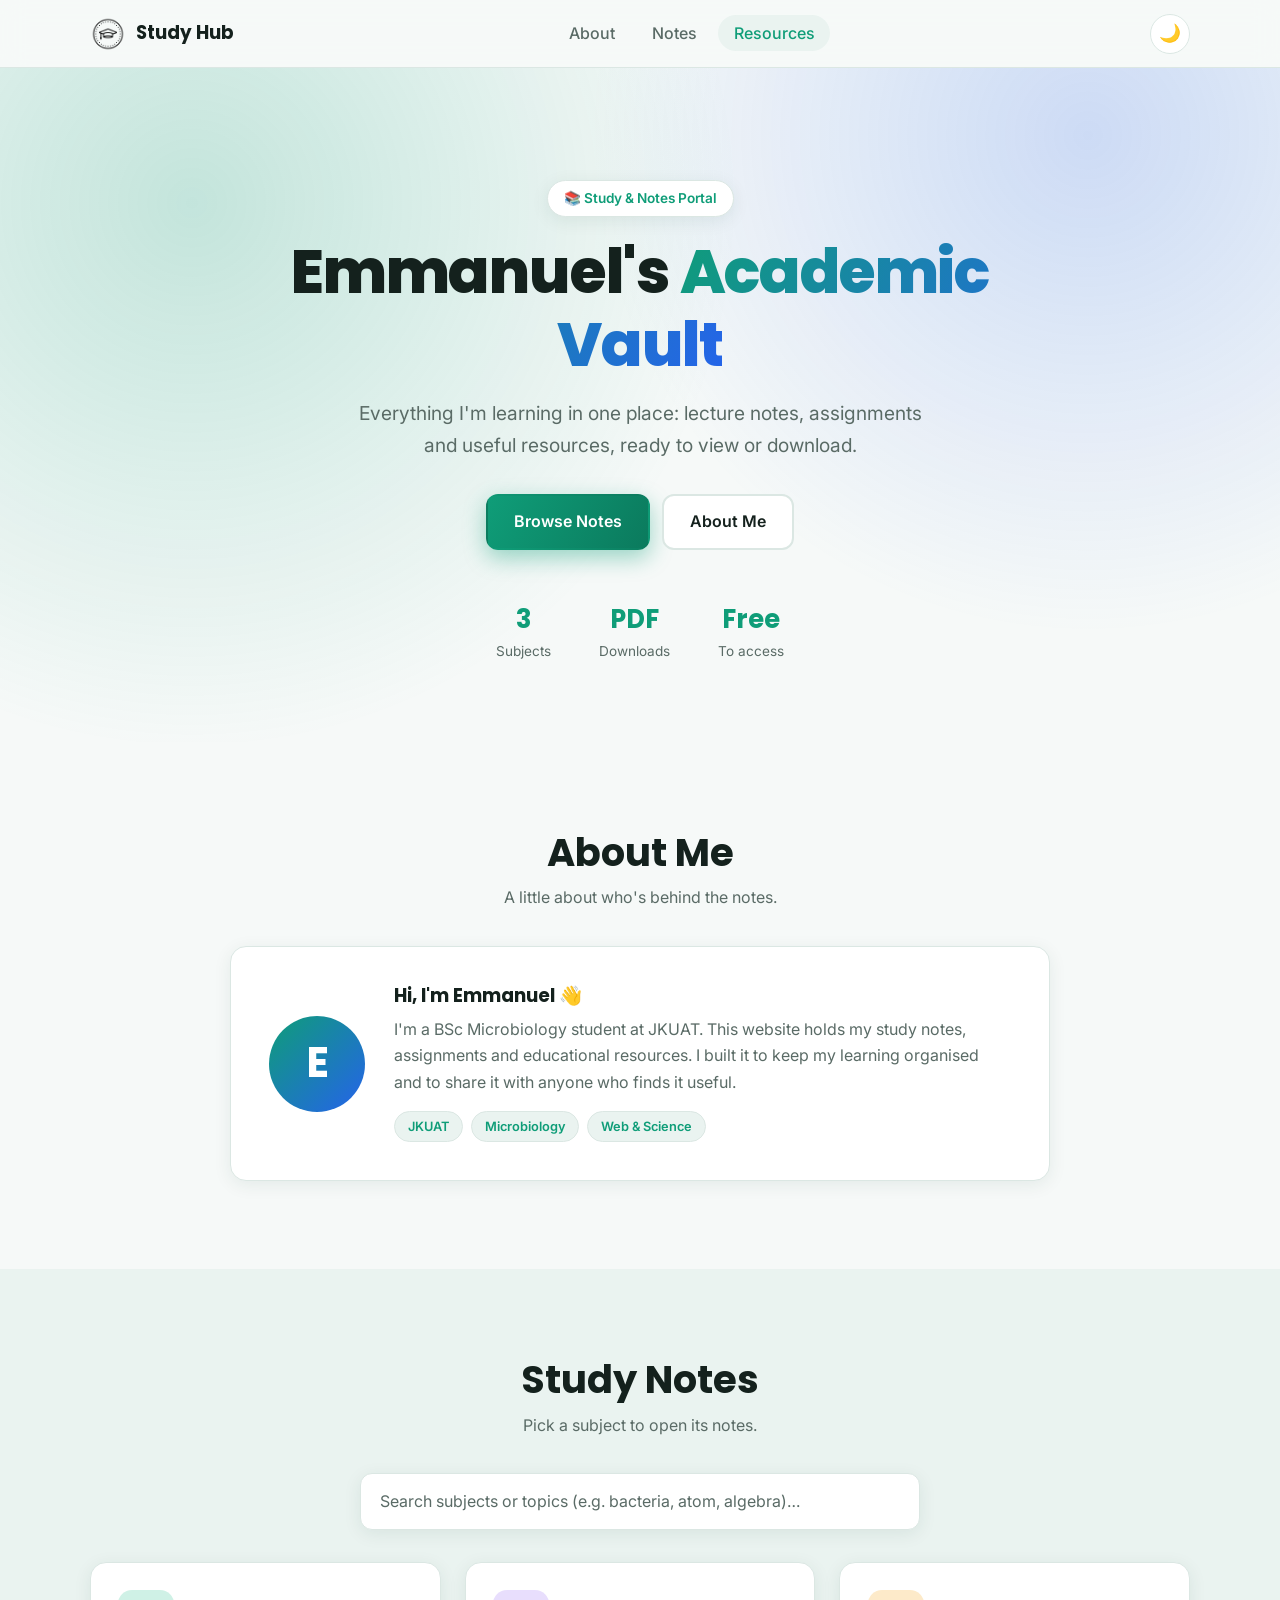
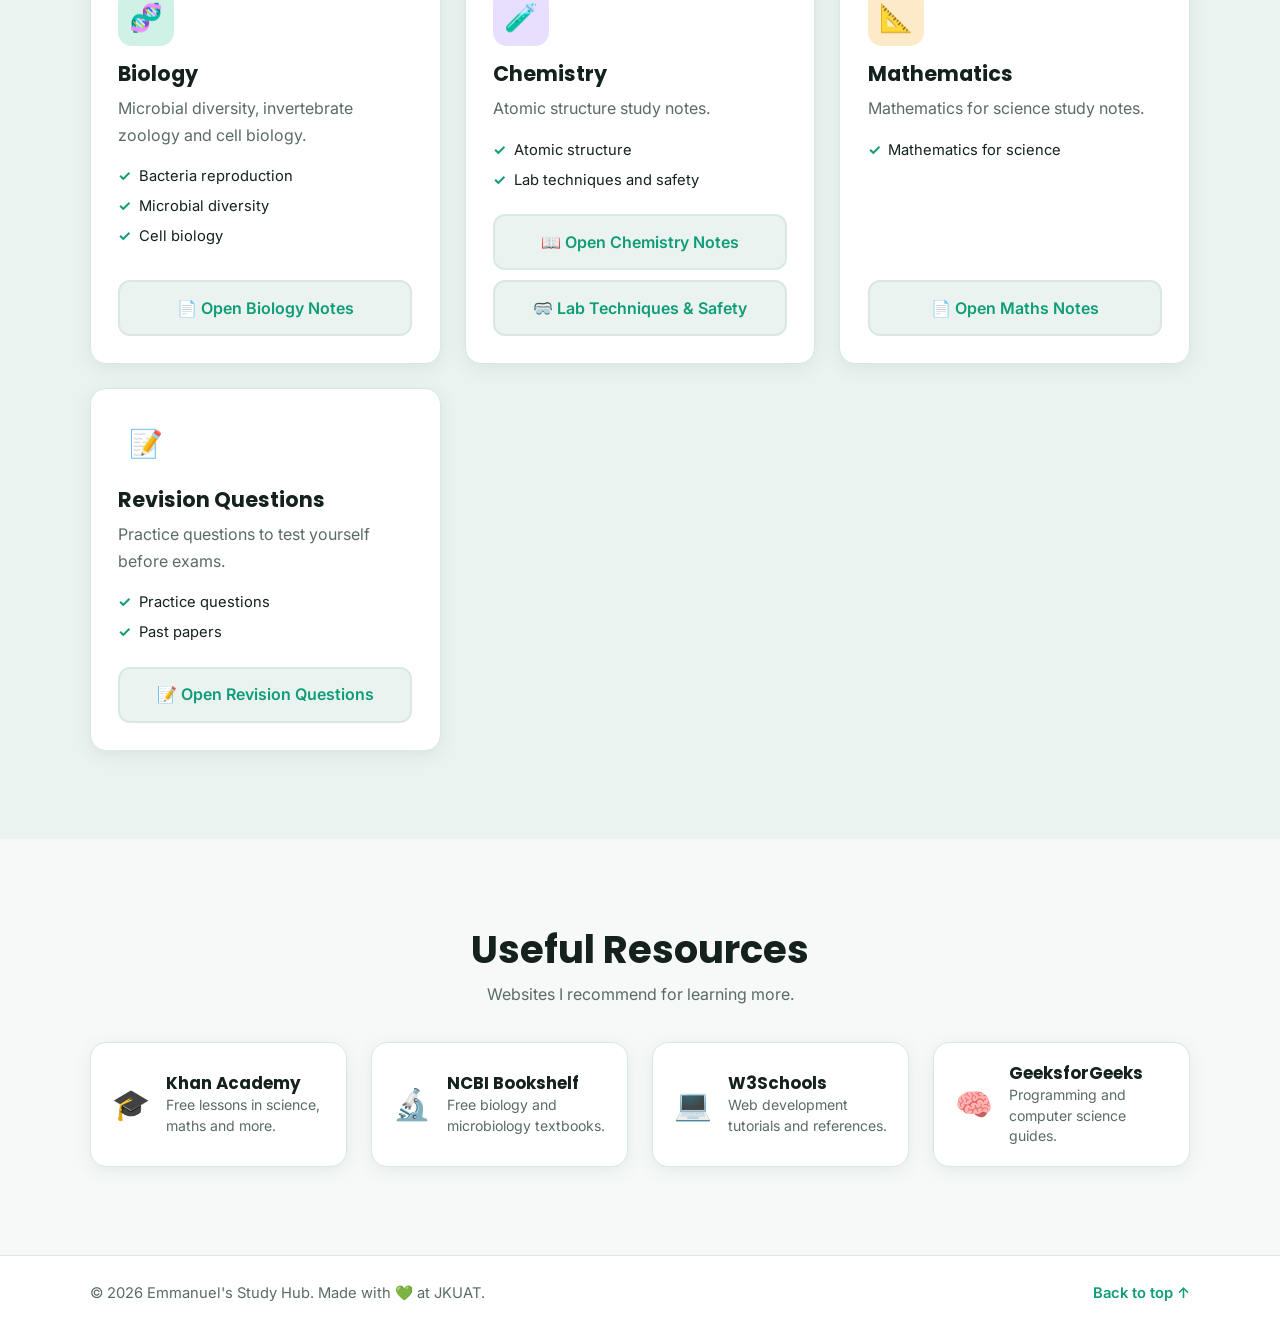
<file: index.html>
<!DOCTYPE html>
<html lang="en" data-theme="light">
<head>
  <meta charset="UTF-8">
  <meta name="viewport" content="width=device-width, initial-scale=1.0">
  <meta name="description" content="Emmanuel's Academic Vault: study notes, assignments and learning resources.">
  <title>Emmanuel's Study Hub</title>
  <link rel="preconnect" href="https://fonts.googleapis.com">
  <link rel="preconnect" href="https://fonts.gstatic.com" crossorigin>
  <link href="https://fonts.googleapis.com/css2?family=Inter:wght@400;500;600;700&family=Poppins:wght@600;700;800&display=swap" rel="stylesheet">
  <link rel="stylesheet" href="style.css">
  <script src="script.js" defer></script>
</head>
<body>

  <header class="site-header" id="top">
    <nav class="nav container" aria-label="Main navigation">
      <a href="#top" class="brand">
        <img src="images/graduation-logo.png" alt="" class="brand-logo" width="36" height="36">
        <span>Study Hub</span>
      </a>

      <ul class="nav-links" id="nav-links">
        <li><a href="#about">About</a></li>
        <li><a href="#notes">Notes</a></li>
        <li><a href="#resources">Resources</a></li>
      </ul>

      <div class="nav-actions">
        <button class="icon-btn" id="theme-toggle" aria-label="Switch to dark mode" title="Toggle theme">
          <span class="theme-icon" aria-hidden="true">🌙</span>
        </button>
        <button class="icon-btn menu-btn" id="menu-toggle" aria-label="Open menu" aria-expanded="false" aria-controls="nav-links">
          <span aria-hidden="true">☰</span>
        </button>
      </div>
    </nav>
  </header>

  <main>

    <!-- HERO -->
    <section class="hero">
      <div class="container hero-inner">
        <span class="pill">📚 Study &amp; Notes Portal</span>
        <h1>Emmanuel's <span class="gradient-text">Academic Vault</span></h1>
        <p class="lead">Everything I'm learning in one place: lecture notes, assignments and useful resources, ready to view or download.</p>
        <div class="hero-buttons">
          <a href="#notes" class="btn btn-primary">Browse Notes</a>
          <a href="#about" class="btn btn-ghost">About Me</a>
        </div>
        <ul class="stats" aria-label="Site summary">
          <li><strong>3</strong><span>Subjects</span></li>
          <li><strong>PDF</strong><span>Downloads</span></li>
          <li><strong>Free</strong><span>To access</span></li>
        </ul>
      </div>
    </section>

    <!-- ABOUT -->
    <section class="section" id="about">
      <div class="container">
        <div class="section-head reveal">
          <h2>About Me</h2>
          <p>A little about who's behind the notes.</p>
        </div>
        <div class="about-card reveal">
          <div class="avatar" aria-hidden="true">E</div>
          <div>
            <h3>Hi, I'm Emmanuel 👋</h3>
            <p>I'm a BSc Microbiology student at JKUAT. This website holds my study notes, assignments and educational resources. I built it to keep my learning organised and to share it with anyone who finds it useful.</p>
            <div class="tags">
              <span class="tag">JKUAT</span>
              <span class="tag">Microbiology</span>
              <span class="tag">Web &amp; Science</span>
            </div>
          </div>
        </div>
      </div>
    </section>

    <!-- NOTES -->
    <section class="section alt" id="notes">
      <div class="container">
        <div class="section-head reveal">
          <h2>Study Notes</h2>
          <p>Pick a subject to open its notes.</p>
        </div>

        <div class="search-wrap reveal">
          <label for="search" class="sr-only">Search subjects and resources</label>
          <input type="search" id="search" placeholder="Search subjects or topics (e.g. bacteria, atom, algebra)…" autocomplete="off">
        </div>

        <div class="grid" id="notes-grid">

          <article class="card reveal" data-search="biology microbial diversity invertebrate zoology cell biology bacteria reproduction">
            <div class="card-icon bio" aria-hidden="true">🧬</div>
            <h3>Biology</h3>
            <p>Microbial diversity, invertebrate zoology and cell biology.</p>
            <ul class="topic-list">
              <li>Bacteria reproduction</li>
              <li>Microbial diversity</li>
              <li>Cell biology</li>
            </ul>
            <a class="btn btn-card" href="BACTERIA%20REPRODUCTION.pdf" target="_blank" rel="noopener">📄 Open Biology Notes</a>
          </article>

          <article class="card reveal" data-search="chemistry atomic structure atom">
            <div class="card-icon chem" aria-hidden="true">🧪</div>
            <h3>Chemistry</h3>
            <p>Atomic structure study notes.</p>
            <ul class="topic-list">
              <li>Atomic structure</li>
              <li>Lab techniques and safety</li>
            </ul>
            <a class="btn btn-card" href="atomic-structure.pdf" target="_blank" rel="noopener">📖 Open Chemistry Notes</a>
            <a class="btn btn-card" href="lab-techniques-safety.pdf" target="_blank" rel="noopener" style="margin-top:0.6rem">🥽 Lab Techniques &amp; Safety</a>
          </article>

          <article class="card reveal" data-search="mathematics maths math science algebra">
            <div class="card-icon math" aria-hidden="true">📐</div>
            <h3>Mathematics</h3>
            <p>Mathematics for science study notes.</p>
            <ul class="topic-list">
              <li>Mathematics for science</li>
            </ul>
            <a class="btn btn-card" href="Mathematics%20for%20science.pdf" target="_blank" rel="noopener">📄 Open Maths Notes</a>
          </article>
          
<article class="card reveal" data-search="revision questions practice past papers exam">
  <div class="card-icon rev" aria-hidden="true">📝</div>
  <h3>Revision Questions</h3>
  <p>Practice questions to test yourself before exams.</p>
  <ul class="topic-list">
    <li>Practice questions</li>
    <li>Past papers</li>
  </ul>
  <a class="btn btn-card" href="revision-questions.pdf" target="_blank" rel="noopener">📝 Open Revision Questions</a>
</article>
            
        </div>

        <p class="no-results" id="no-results" hidden>No matching subjects found. Try another word.</p>
      </div>
    </section>

    <!-- RESOURCES -->
    <section class="section" id="resources">
      <div class="container">
        <div class="section-head reveal">
          <h2>Useful Resources</h2>
          <p>Websites I recommend for learning more.</p>
        </div>

        <div class="grid resources-grid">
          <a class="resource reveal" href="https://www.khanacademy.org" target="_blank" rel="noopener">
            <span class="res-emoji" aria-hidden="true">🎓</span>
            <div><h3>Khan Academy</h3><p>Free lessons in science, maths and more.</p></div>
          </a>
          <a class="resource reveal" href="https://www.ncbi.nlm.nih.gov/books/" target="_blank" rel="noopener">
            <span class="res-emoji" aria-hidden="true">🔬</span>
            <div><h3>NCBI Bookshelf</h3><p>Free biology and microbiology textbooks.</p></div>
          </a>
          <a class="resource reveal" href="https://www.w3schools.com" target="_blank" rel="noopener">
            <span class="res-emoji" aria-hidden="true">💻</span>
            <div><h3>W3Schools</h3><p>Web development tutorials and references.</p></div>
          </a>
          <a class="resource reveal" href="https://www.geeksforgeeks.org" target="_blank" rel="noopener">
            <span class="res-emoji" aria-hidden="true">🧠</span>
            <div><h3>GeeksforGeeks</h3><p>Programming and computer science guides.</p></div>
          </a>
        </div>
      </div>
    </section>

  </main>

  <footer class="footer">
    <div class="container footer-inner">
      <p>© <span id="year">2026</span> Emmanuel's Study Hub. Made with 💚 at JKUAT.</p>
      <a href="#top" class="to-top-link">Back to top ↑</a>
    </div>
  </footer>

  <button class="back-to-top" id="back-to-top" aria-label="Back to top" hidden>↑</button>

</body>
</html>
</file>
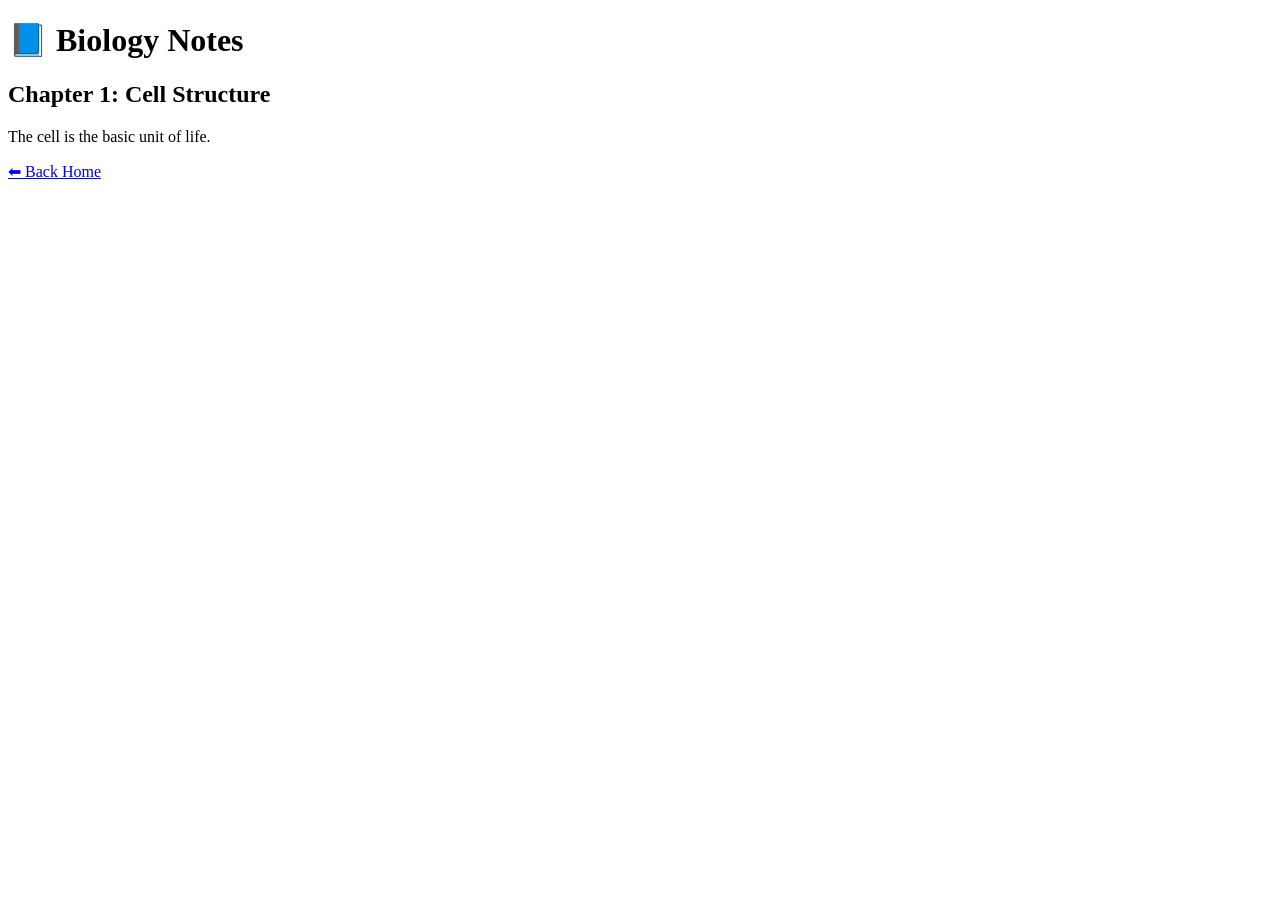
<file: biology.html>
<!DOCTYPE html>
<html>
<head>
    <title>Biology Notes</title>
</head>
<body>

<h1>📘 Biology Notes</h1>

<h2>Chapter 1: Cell Structure</h2>
<p>The cell is the basic unit of life.</p>

<a href="index.html">⬅ Back Home</a>

</body>
</html>
</file>
<file: style.css>
/* ==========================================================
   Emmanuel's Study Hub - style.css
   ========================================================== */

/* ---------- Design tokens ---------- */
:root {
  --bg: #f6f9f8;
  --bg-alt: #eaf3f0;
  --surface: #ffffff;
  --text: #14211d;
  --muted: #5a6b66;
  --border: #dbe7e3;
  --primary: #0f9d78;
  --primary-dark: #0b7a5d;
  --accent: #2563eb;
  --shadow: 0 4px 18px rgba(15, 60, 48, 0.08);
  --shadow-lg: 0 12px 34px rgba(15, 60, 48, 0.16);
  --radius: 16px;
  --header-h: 68px;
}

[data-theme="dark"] {
  --bg: #0d1513;
  --bg-alt: #111d1a;
  --surface: #16231f;
  --text: #e8f1ee;
  --muted: #9bb0aa;
  --border: #243630;
  --primary: #2dd4a4;
  --primary-dark: #1fb88c;
  --accent: #60a5fa;
  --shadow: 0 4px 18px rgba(0, 0, 0, 0.35);
  --shadow-lg: 0 12px 34px rgba(0, 0, 0, 0.5);
}

/* ---------- Reset & base ---------- */
*, *::before, *::after { box-sizing: border-box; }

html {
  scroll-behavior: smooth;
  scroll-padding-top: calc(var(--header-h) + 10px);
}

body {
  margin: 0;
  font-family: "Inter", system-ui, -apple-system, "Segoe UI", sans-serif;
  background: var(--bg);
  color: var(--text);
  line-height: 1.65;
  transition: background 0.3s ease, color 0.3s ease;
  -webkit-font-smoothing: antialiased;
}

img { max-width: 100%; display: block; }
a { color: inherit; text-decoration: none; }
ul { list-style: none; margin: 0; padding: 0; }

h1, h2, h3 {
  font-family: "Poppins", "Inter", sans-serif;
  line-height: 1.2;
  margin: 0 0 0.5rem;
}

.container {
  width: min(1100px, 92%);
  margin-inline: auto;
}

.sr-only {
  position: absolute;
  width: 1px; height: 1px;
  overflow: hidden;
  clip: rect(0 0 0 0);
  white-space: nowrap;
}

:focus-visible {
  outline: 3px solid var(--accent);
  outline-offset: 3px;
  border-radius: 6px;
}

/* ---------- Header / nav ---------- */
.site-header {
  position: sticky;
  top: 0;
  z-index: 100;
  height: var(--header-h);
  background: color-mix(in srgb, var(--bg) 85%, transparent);
  backdrop-filter: blur(12px);
  -webkit-backdrop-filter: blur(12px);
  border-bottom: 1px solid var(--border);
}

.nav {
  height: 100%;
  display: flex;
  align-items: center;
  justify-content: space-between;
  gap: 1rem;
}

.brand {
  display: flex;
  align-items: center;
  gap: 0.6rem;
  font-family: "Poppins", sans-serif;
  font-weight: 700;
  font-size: 1.15rem;
}

.brand-logo {
  width: 36px;
  height: 36px;
  object-fit: contain;
  border-radius: 8px;
}

.nav-links {
  display: flex;
  gap: 0.4rem;
}

.nav-links a {
  padding: 0.5rem 0.95rem;
  border-radius: 999px;
  font-weight: 500;
  color: var(--muted);
  transition: background 0.2s, color 0.2s;
}

.nav-links a:hover,
.nav-links a.active {
  background: var(--bg-alt);
  color: var(--primary);
}

.nav-actions { display: flex; gap: 0.5rem; }

.icon-btn {
  width: 40px;
  height: 40px;
  border-radius: 50%;
  border: 1px solid var(--border);
  background: var(--surface);
  color: var(--text);
  font-size: 1.1rem;
  cursor: pointer;
  display: grid;
  place-items: center;
  transition: transform 0.2s, box-shadow 0.2s;
}
.icon-btn:hover { transform: translateY(-2px); box-shadow: var(--shadow); }

.menu-btn { display: none; }

/* ---------- Hero ---------- */
.hero {
  position: relative;
  overflow: hidden;
  padding: clamp(3.5rem, 9vw, 7rem) 0 clamp(3rem, 7vw, 5rem);
  text-align: center;
  background:
    radial-gradient(circle at 15% 20%, color-mix(in srgb, var(--primary) 22%, transparent), transparent 45%),
    radial-gradient(circle at 85% 10%, color-mix(in srgb, var(--accent) 20%, transparent), transparent 40%),
    var(--bg);
}

.hero-inner { max-width: 780px; }

.pill {
  display: inline-block;
  padding: 0.4rem 1rem;
  border-radius: 999px;
  background: var(--surface);
  border: 1px solid var(--border);
  font-size: 0.85rem;
  font-weight: 600;
  color: var(--primary);
  margin-bottom: 1.2rem;
  box-shadow: var(--shadow);
}

.hero h1 {
  font-size: clamp(2.2rem, 6vw, 3.8rem);
  font-weight: 800;
  letter-spacing: -0.02em;
}

.gradient-text {
  background: linear-gradient(120deg, var(--primary), var(--accent));
  -webkit-background-clip: text;
  background-clip: text;
  color: transparent;
}

.lead {
  font-size: clamp(1rem, 2.2vw, 1.2rem);
  color: var(--muted);
  max-width: 600px;
  margin: 1rem auto 2rem;
}

.hero-buttons {
  display: flex;
  flex-wrap: wrap;
  gap: 0.8rem;
  justify-content: center;
}

.stats {
  display: flex;
  justify-content: center;
  gap: clamp(1.2rem, 5vw, 3rem);
  margin-top: 3rem;
  flex-wrap: wrap;
}
.stats li { display: flex; flex-direction: column; align-items: center; }
.stats strong {
  font-family: "Poppins", sans-serif;
  font-size: 1.6rem;
  color: var(--primary);
}
.stats span { font-size: 0.85rem; color: var(--muted); }

/* ---------- Buttons ---------- */
.btn {
  display: inline-block;
  padding: 0.8rem 1.6rem;
  border-radius: 12px;
  font-weight: 600;
  border: 2px solid transparent;
  cursor: pointer;
  transition: transform 0.2s, box-shadow 0.2s, background 0.2s;
}
.btn:hover { transform: translateY(-3px); }

.btn-primary {
  background: linear-gradient(120deg, var(--primary), var(--primary-dark));
  color: #fff;
  box-shadow: 0 8px 22px color-mix(in srgb, var(--primary) 40%, transparent);
}

.btn-ghost {
  background: var(--surface);
  border-color: var(--border);
  color: var(--text);
}
.btn-ghost:hover { border-color: var(--primary); color: var(--primary); }

.btn-card {
  margin-top: auto;
  text-align: center;
  background: var(--bg-alt);
  color: var(--primary);
  border-color: var(--border);
  width: 100%;
}
.btn-card:hover {
  background: var(--primary);
  color: #fff;
  border-color: var(--primary);
}

/* ---------- Sections ---------- */
.section { padding: clamp(3rem, 7vw, 5.5rem) 0; }
.section.alt { background: var(--bg-alt); }

.section-head { text-align: center; margin-bottom: 2.2rem; }
.section-head h2 { font-size: clamp(1.7rem, 4vw, 2.4rem); }
.section-head p { color: var(--muted); margin: 0; }

/* ---------- About ---------- */
.about-card {
  display: flex;
  gap: 1.8rem;
  align-items: center;
  background: var(--surface);
  border: 1px solid var(--border);
  border-radius: var(--radius);
  padding: clamp(1.4rem, 4vw, 2.4rem);
  box-shadow: var(--shadow);
  max-width: 820px;
  margin-inline: auto;
}

.avatar {
  flex-shrink: 0;
  width: 96px;
  height: 96px;
  border-radius: 50%;
  display: grid;
  place-items: center;
  font-family: "Poppins", sans-serif;
  font-size: 2.6rem;
  font-weight: 700;
  color: #fff;
  background: linear-gradient(135deg, var(--primary), var(--accent));
}

.about-card p { color: var(--muted); margin: 0.4rem 0 1rem; }

.tags { display: flex; flex-wrap: wrap; gap: 0.5rem; }
.tag {
  padding: 0.25rem 0.8rem;
  border-radius: 999px;
  font-size: 0.8rem;
  font-weight: 600;
  background: var(--bg-alt);
  color: var(--primary);
  border: 1px solid var(--border);
}

/* ---------- Search ---------- */
.search-wrap { max-width: 560px; margin: 0 auto 2rem; }

#search {
  width: 100%;
  padding: 0.9rem 1.2rem;
  border-radius: 12px;
  border: 1px solid var(--border);
  background: var(--surface);
  color: var(--text);
  font: inherit;
  box-shadow: var(--shadow);
  transition: border-color 0.2s, box-shadow 0.2s;
}
#search::placeholder { color: var(--muted); }
#search:focus {
  outline: none;
  border-color: var(--primary);
  box-shadow: 0 0 0 4px color-mix(in srgb, var(--primary) 25%, transparent);
}

.no-results { text-align: center; color: var(--muted); margin-top: 1.5rem; }

/* ---------- Cards grid ---------- */
.grid {
  display: grid;
  grid-template-columns: repeat(auto-fit, minmax(270px, 1fr));
  gap: 1.5rem;
}

.card {
  display: flex;
  flex-direction: column;
  background: var(--surface);
  border: 1px solid var(--border);
  border-radius: var(--radius);
  padding: 1.7rem;
  box-shadow: var(--shadow);
  transition: transform 0.25s, box-shadow 0.25s, border-color 0.25s;
}
.card:hover {
  transform: translateY(-6px);
  box-shadow: var(--shadow-lg);
  border-color: var(--primary);
}
.card.hidden { display: none; }

.card h3 { font-size: 1.3rem; }
.card p { color: var(--muted); margin: 0 0 1rem; }

.card-icon {
  width: 56px;
  height: 56px;
  border-radius: 14px;
  display: grid;
  place-items: center;
  font-size: 1.7rem;
  margin-bottom: 1rem;
}
.card-icon.bio  { background: color-mix(in srgb, #10b981 20%, transparent); }
.card-icon.chem { background: color-mix(in srgb, #8b5cf6 20%, transparent); }
.card-icon.math { background: color-mix(in srgb, #f59e0b 22%, transparent); }

.topic-list {
  margin-bottom: 1.4rem;
  display: grid;
  gap: 0.35rem;
}
.topic-list li {
  position: relative;
  padding-left: 1.3rem;
  font-size: 0.92rem;
}
.topic-list li::before {
  content: "✓";
  position: absolute;
  left: 0;
  color: var(--primary);
  font-weight: 700;
}

/* ---------- Resources ---------- */
.resources-grid { grid-template-columns: repeat(auto-fit, minmax(240px, 1fr)); }

.resource {
  display: flex;
  gap: 1rem;
  align-items: center;
  background: var(--surface);
  border: 1px solid var(--border);
  border-radius: var(--radius);
  padding: 1.2rem 1.3rem;
  box-shadow: var(--shadow);
  transition: transform 0.25s, border-color 0.25s, box-shadow 0.25s;
}
.resource:hover {
  transform: translateY(-4px);
  border-color: var(--primary);
  box-shadow: var(--shadow-lg);
}
.resource h3 { font-size: 1.05rem; margin: 0 0 0.15rem; }
.resource p { margin: 0; font-size: 0.88rem; color: var(--muted); line-height: 1.45; }
.res-emoji { font-size: 1.9rem; }

/* ---------- Footer ---------- */
.footer {
  border-top: 1px solid var(--border);
  padding: 1.6rem 0;
  background: var(--surface);
}
.footer-inner {
  display: flex;
  justify-content: space-between;
  align-items: center;
  flex-wrap: wrap;
  gap: 0.8rem;
  color: var(--muted);
  font-size: 0.92rem;
}
.footer p { margin: 0; }
.to-top-link { color: var(--primary); font-weight: 600; }
.to-top-link:hover { text-decoration: underline; }

/* ---------- Back to top ---------- */
.back-to-top {
  position: fixed;
  right: 1.2rem;
  bottom: 1.2rem;
  width: 46px;
  height: 46px;
  border-radius: 50%;
  border: none;
  background: var(--primary);
  color: #fff;
  font-size: 1.3rem;
  cursor: pointer;
  box-shadow: var(--shadow-lg);
  transition: transform 0.2s, opacity 0.3s;
  z-index: 90;
}
.back-to-top:hover { transform: translateY(-3px); }
.back-to-top[hidden] { display: none; }

/* ---------- Scroll reveal ---------- */
.reveal {
  opacity: 0;
  transform: translateY(24px);
  transition: opacity 0.6s ease, transform 0.6s ease;
}
.reveal.visible { opacity: 1; transform: none; }

/* Without JavaScript, show everything */
.no-js .reveal { opacity: 1; transform: none; }

/* ---------- Responsive ---------- */
@media (max-width: 760px) {
  .menu-btn { display: grid; }

  .nav-links {
    position: absolute;
    top: var(--header-h);
    left: 0;
    right: 0;
    flex-direction: column;
    gap: 0;
    background: var(--surface);
    border-bottom: 1px solid var(--border);
    padding: 0.6rem 4%;
    box-shadow: var(--shadow);
    display: none;
  }
  .nav-links.open { display: flex; }
  .nav-links a { display: block; padding: 0.8rem 0.5rem; border-radius: 8px; }

  .about-card { flex-direction: column; text-align: center; }
  .tags { justify-content: center; }

  .footer-inner { justify-content: center; text-align: center; }
}

/* ---------- Respect reduced motion ---------- */
@media (prefers-reduced-motion: reduce) {
  html { scroll-behavior: auto; }
  *, *::before, *::after {
    animation: none !important;
    transition: none !important;
  }
  .reveal { opacity: 1; transform: none; }
}
</file>
